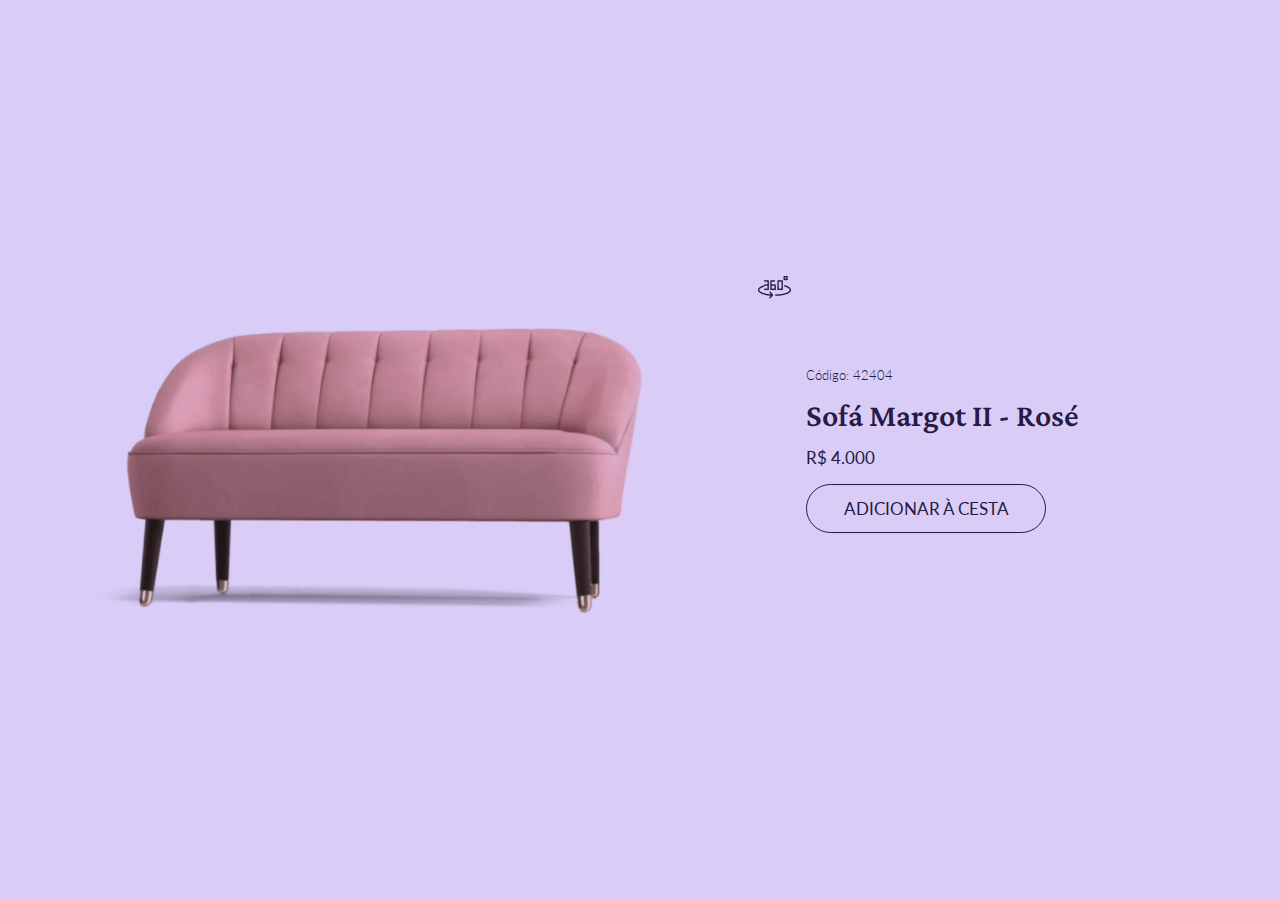
<file: index.html>
<!DOCTYPE html>
<html lang="en">
<head>
    <meta charset="UTF-8">
    <meta http-equiv="X-UA-Compatible" content="IE=edge">
    <meta name="viewport" content="width=device-width, initial-scale=1.0">
    <title>Sofá Margot II</title>
    <link rel="stylesheet" href="style.css">
    <link rel="preconnect" href="https://fonts.googleapis.com"><link rel="preconnect" href="https://fonts.gstatic.com" crossorigin><link href="https://fonts.googleapis.com/css2?family=Crimson+Pro:wght@600&family=Lato:wght@300;400&display=swap" rel="stylesheet">
    <link rel="icon" href="./assets/favicon.ico">
    <script defer src="index.js"></script>
    
</head>
<body class="background">

        <section class="container">
            <section class="section-image">
                <img class="image-sofa" id="image-sofa" src="./assets/sofa.png" alt="imagem sofa">
                <img class="image-360" id="image-360" src="./assets/vector.png" alt="imagem sofa" onclick="change()">
            </section>

            <section class="section-text">
                <span>Código: 42404</span>
                <h2>Sofá Margot II - Rosé</h2>
                <h4>R$ 4.000</h4>
                <button>ADICIONAR À CESTA</button>
            </section>
        </section>
</body>

</html>
</file>
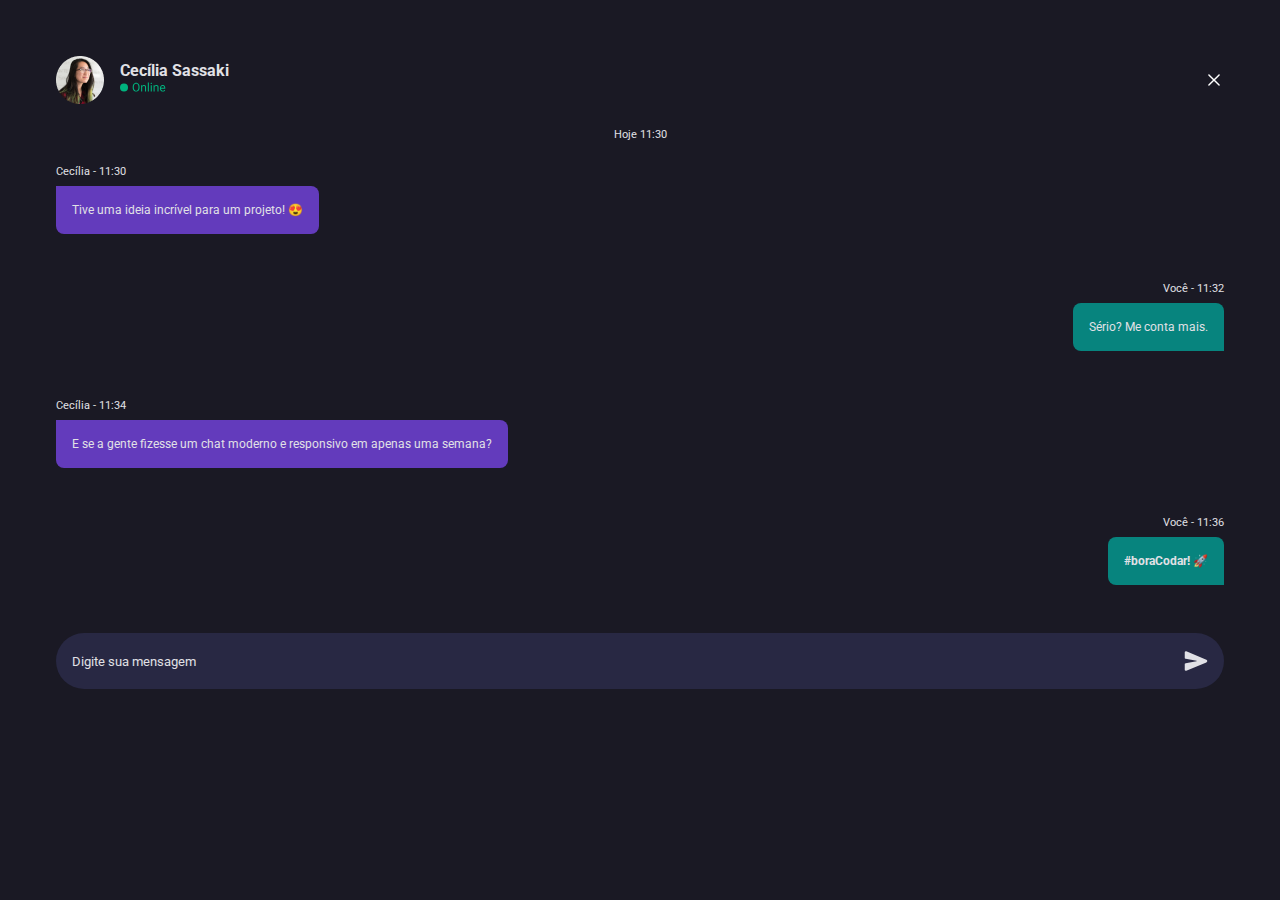
<file: desafio_quatro/index.html>
<!DOCTYPE html>
<html lang="en">
  <head>
    <meta charset="UTF-8" />
    <meta http-equiv="X-UA-Compatible" content="IE=edge" />
    <meta name="viewport" content="width=device-width, initial-scale=1.0" />
    <title>Chat</title>
    <link rel="stylesheet" href="./style.css" />
    <link rel="preconnect" href="https://fonts.googleapis.com" />
    <link rel="preconnect" href="https://fonts.gstatic.com" crossorigin />
    <link
      href="https://fonts.googleapis.com/css2?family=Roboto:wght@400;700&display=swap"
      rel="stylesheet"
    />
  </head>
  <body>
    <header class="header">
      <section class="header-section">
        <div class="div-section">
          <img src="./assets/avatar.png" alt="imagem avatar" />
          <div class="div-online">
            <h2 class="name-avatar">Cecília Sassaki</h2>
            <img src="./assets/frame-online.svg" alt="icon-online" />
          </div>
        </div>
        <img src="./assets/close.svg" alt="image-close" />
      </section>
    </header>
    <span class="span-hour">Hoje 11:30</span>

    <section class="chat-one">
      <span>Cecília - 11:30</span>
      <p>Tive uma ideia incrível para um projeto! 😍</p>
    </section>

    <section class="chat-two">
      <span>Você - 11:32</span>
      <p>Sério? Me conta mais.</p>
    </section>

    <section class="chat-three">
      <span>Cecília - 11:34</span>
      <p>
        E se a gente fizesse um chat moderno e responsivo em apenas uma semana?
      </p>
    </section>

    <section class="chat-four">
      <span>Você - 11:36</span>
      <p id="p-boracodar">#boraCodar! 🚀</p>
    </section>

    <section class="section-message">
      <div class="div-message">
        <p>Digite sua mensagem</p>
        <img src="./assets/send.svg" alt="icon-send" />
      </div>
    </section>
  </body>
</html>
</file>
<file: style.css>
* {
  margin: 0;
  padding: 0;
  box-sizing: border-box;
}

.background {
  width: 100vw;
  height: 100vh;
  background-color: #d9cdf7;
}

.container {
  width: 100%;
  height: 100%;
  display: flex;
  flex-direction: column;
  align-items: center;
  justify-content: center;
  gap: 1rem;
}

.section-image {
  width: 80%;
  display: flex;
  flex-direction: row;
  align-items: flex-start;
}

.image-sofa {
  width: 100%;
  height: auto;
  max-width: 100%;
}

.image-360 {
  width: auto;
  margin-right: 10px;
  margin-top: 40px;
  cursor: pointer;
}

.section-text {
  display: flex;
  flex-direction: column;
  gap: 1rem;
  align-items: flex-start;
  width: 50%;
}

span {
  font-family: "Lato", sans-serif;
  color: #271a45;
  font-weight: 300;
  font-size: 13px;
}

h2 {
  font-family: "Crimson Pro", serif;
  font-size: 32px;
  line-height: 32px;
  color: #271a45;
  font-weight: 600;
}

h4 {
  font-family: "Lato", sans-serif;
  color: #271a45;
  font-weight: 400;
  font-size: 17px;
}

button {
  background-color: #d9cdf7;
  color: #271a45;
  border: 1px solid #271a45;
  border-radius: 50px;
  padding: 0.8rem;
  width: 15rem;

  font-family: "Lato", sans-serif;
  color: #271a45;
  font-weight: 400;
  font-size: 17px;
  transition-duration: 0.4s;
}

button:hover {
  cursor: pointer;
  background-color: #271a45;
  color: #d9cdf7;
  transition-duration: 0.4s;
}

@media (min-width: 1281px) {
  .container {
    display: flex;
    flex-direction: row;
    align-items: center;
    justify-content: center;
  }
}

@media (min-width: 1025px) and (max-width: 1280px) {
  .container {
    width: 100%;
    height: 100%;
    display: flex;
    flex-direction: row;
    align-items: center;
    justify-content: center;
    gap: 3rem;
  }
}

@media (min-width: 768px) and (max-width: 1024px) {
  /* CSS */
}

@media (min-width: 768px) and (max-width: 1024px) and (orientation: landscape) {
  .container {
    width: 100%;
    height: 100%;
    display: flex;
    flex-direction: row;
    align-items: center;
    justify-content: center;
    gap: 3rem;
  }
}

@media (min-width: 481px) and (max-width: 767px) {
  .section-image {
    display: flex;
    flex-direction: row;
    align-items: flex-start;
    justify-content: center;
  }
}

@media (min-width: 320px) and (max-width: 480px) {
  .section-image {
    display: flex;
    flex-direction: row;
    align-items: flex-start;
    justify-content: center;
  }

  .image-sofa {
    width: 90%;
    height: auto;
    max-width: 100%;
  }
}
</file>
<file: desafio_quatro/style.css>
* {
  padding: 0;
  margin: 0;
  box-sizing: border-box;
}

body {
  background-color: #1a1924;
  display: flex;
  flex-direction: column;
  justify-content: flex-start;
  padding: 1rem;
}

section {
  display: flex;
  flex-direction: row;
  align-items: center;
  justify-content: space-between;
  padding: 1.5rem;
}

.div-section {
  display: flex;
  flex-direction: row;
  align-items: center;
  justify-content: flex-start;
  gap: 1rem;
}

.name-avatar {
  font-family: "Roboto", sans-serif;
  font-weight: 700;
  color: rgba(225, 225, 230, 1);
  font-size: 1rem;
}

.span-hour {
  font-family: "Roboto", sans-serif;
  font-weight: 400;
  color: rgba(225, 225, 230, 1);
  font-size: 0.7rem;
  text-align: center;
}

.chat-one,
.chat-three {
  display: flex;
  flex-direction: column;
  align-items: flex-start;
  gap: 0.5rem;
}

.chat-one > span,
.chat-two > span,
.chat-three > span,
.chat-four > span {
  font-family: "Roboto", sans-serif;
  font-weight: 400;
  color: rgba(225, 225, 230, 1);
  font-size: 0.7rem;
}

.chat-one > p,
.chat-three > p {
  font-family: "Roboto", sans-serif;
  font-weight: 400;
  color: rgba(225, 225, 230, 1);
  font-size: 0.75rem;
  line-height: 16px;
  width: 60%;
  background-color: #633bbc;
  padding: 1rem;
  border-radius: 0 8px 8px;
}

.chat-two,
.chat-four {
  display: flex;
  flex-direction: column;
  align-items: flex-end;
  gap: 0.5rem;
}

.chat-two > p,
.chat-four > p {
  font-family: "Roboto", sans-serif;
  font-weight: 400;
  color: rgba(225, 225, 230, 1);
  font-size: 0.75rem;
  line-height: 16px;

  background-color: rgba(7, 132, 126, 1);
  padding: 1rem;
  border-radius: 8px 8px 0 8px;
}

#p-boracodar {
  font-weight: 700;
}

.section-message {
  padding: 1.5rem;
}

.div-message {
  display: flex;
  width: 100%;
  flex-direction: row;
  align-items: center;
  justify-content: space-between;
  padding: 1rem;
  background-color: #282843;
  border-radius: 999px;
}

.div-message > p {
  font-family: "Roboto", sans-serif;
  font-weight: 400;
  font-size: 0.8rem;
  color: rgba(225, 225, 230, 1);
}

@media (min-width: 768px) and (max-width: 1024px) and (orientation: landscape) {
  .chat-one > p,
  .chat-three > p {
    width: fit-content;
  }

  body {
    padding: 2rem;
  }
}

@media (min-width: 768px) and (max-width: 1024px) {
  .chat-one > p,
  .chat-three > p {
    width: fit-content;
  }

  body {
    padding: 2rem;
  }
}

@media (min-width: 1025px) and (max-width: 1280px) {
  .chat-one > p,
  .chat-three > p {
    width: fit-content;
  }
  body {
    padding: 2rem;
  }
}

@media (min-width: 1281px) {
  .chat-one > p,
  .chat-three > p {
    width: fit-content;
  }
  body {
    padding: 2rem;
  }
}

::-webkit-scrollbar {
  width: 2px;
  height: 2px;
}
::-webkit-scrollbar-button {
  width: 0px;
  height: 0px;
}
::-webkit-scrollbar-thumb {
  background: #e1e1e1;
  border: 0px none #ffffff;
  border-radius: 50px;
}
::-webkit-scrollbar-thumb:hover {
  background: #ffffff;
}
::-webkit-scrollbar-thumb:active {
  background: #000000;
}
::-webkit-scrollbar-track {
  background: #666666;
  border: 0px none #ffffff;
  border-radius: 50px;
}
::-webkit-scrollbar-track:hover {
  background: #666666;
}
::-webkit-scrollbar-track:active {
  background: #333333;
}
::-webkit-scrollbar-corner {
  background: transparent;
}
</file>
